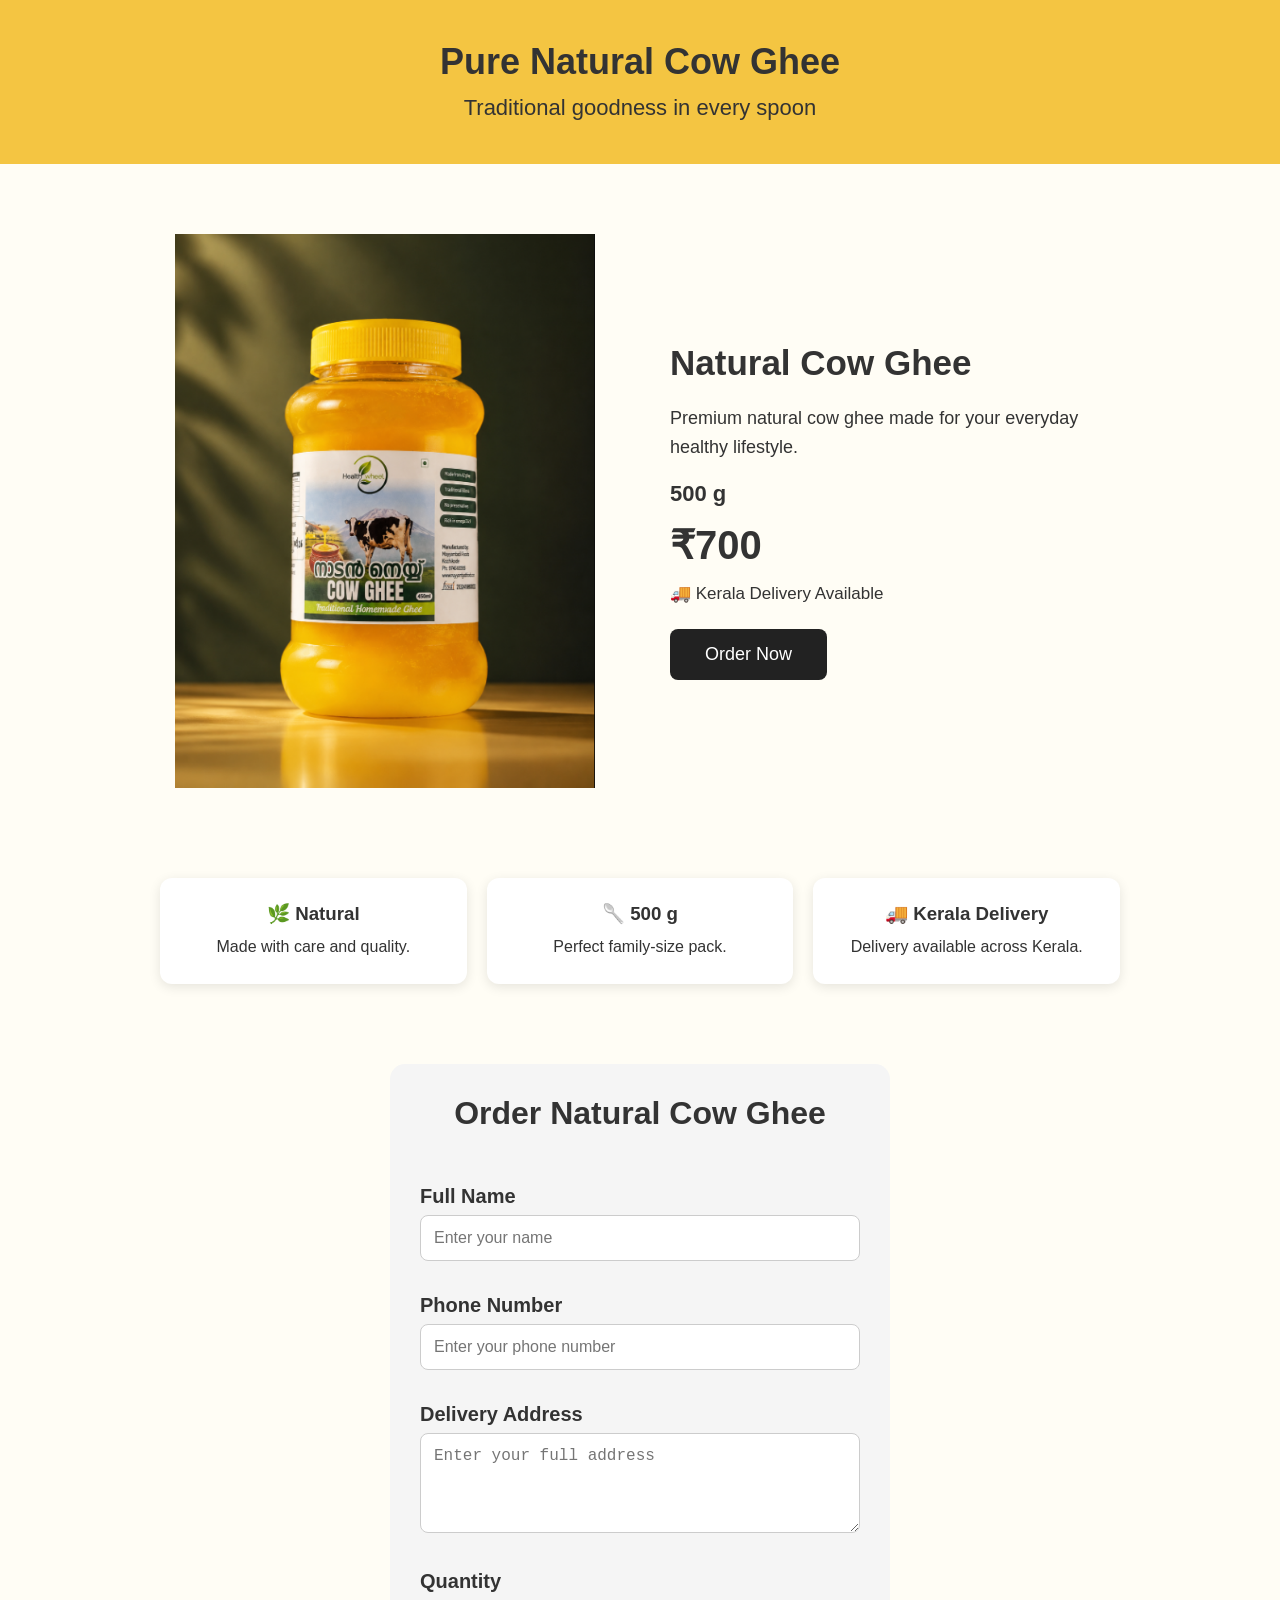
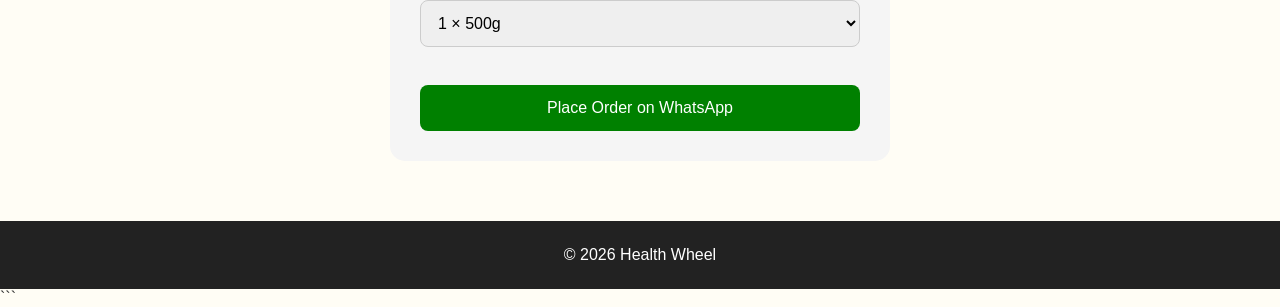
<file: index.html>
<!DOCTYPE html>
<html lang="en">
<head>
    <meta charset="UTF-8">
    <meta name="viewport" content="width=device-width, initial-scale=1.0">

    <title>Natural Cow Ghee | 500g</title>

    <link rel="stylesheet" href="style.css">
</head>

<body>

<section>

    <header>
        <h1>Pure Natural Cow Ghee</h1>
        <p>Traditional goodness in every spoon</p>
    </header>

    <main class="product">

        <div class="product-image">
            <div class="ghee-placeholder">
                <img class="ghee-image"
                     src="ghee.png"
                     alt="Health Wheel Cow Ghee">
            </div>
        </div>

        <div class="product-info">

            <h2>Natural Cow Ghee</h2>

            <p class="description">
                Premium natural cow ghee made for your everyday healthy lifestyle.
            </p>

            <h3>500 g</h3>

            <div class="price">
                ₹700
            </div>

            <p class="delivery">
                🚚 Kerala Delivery Available
            </p>

            <!-- This button scrolls to the order form -->
            <button onclick="goToOrder()">
                Order Now
            </button>

        </div>

    </main>


    <section class="features">

        <div>
            <h3>🌿 Natural</h3>
            <p>Made with care and quality.</p>
        </div>

        <div>
            <h3>🥄 500 g</h3>
            <p>Perfect family-size pack.</p>
        </div>

        <div>
            <h3>🚚 Kerala Delivery</h3>
            <p>Delivery available across Kerala.</p>
        </div>

    </section>


    <!-- ORDER FORM -->

    <section class="order-section" id="order">

        <h2>Order Natural Cow Ghee</h2>

        <form id="orderForm"><br>
        <div>
            <label for="name"style="font-weight:bold;font-size:20px;">Full Name</label>

            <input
                type="text"
                id="name"
                placeholder="Enter your name"
                required
            >
        </div><br>
<div>
            <label for="phone"style="font-weight: bold;font-size: 20px">Phone Number</label>

            <input
                type="tel"
                id="phone"
                placeholder="Enter your phone number"
                required
            >
</div><br>
<div>
            <label for="address"style="font-weight: bold;font-size: 20px">Delivery Address</label>

            <textarea
                id="address"
                placeholder="Enter your full address"
                required
            ></textarea>
</div><br>
<div>
            <label for="quantity"style="font-weight: bold;font-size: 20px">Quantity</label>

            <select id="quantity">

                <option value="1">1 × 500g</option>
                <option value="2">2 × 500g</option>
                <option value="3">3 × 500g</option>
                <option value="4">4 × 500g</option>

            </select>

</div><br>
            <button type="submit">
                Place Order on WhatsApp
            </button>

        </form>

    </section>


    <footer>
        <p>© 2026 Health Wheel</p>
    </footer>


</section>


<script>

    // Product "Order Now" button
    function goToOrder() {

        document.getElementById("order").scrollIntoView({
            behavior: "smooth"
        });

    }


    // Order form
    document.getElementById("orderForm").addEventListener("submit", function(e) {

        e.preventDefault();


        const name = document.getElementById("name").value;

        const phone = document.getElementById("phone").value;

        const address = document.getElementById("address").value;

        const quantity = document.getElementById("quantity").value;


        const price = 700;

        const total = quantity * price;


        const message =
            "Hello Health Wheel" +

            "I want to place an order." +

            "Product: Natural Cow Ghee" +

            "Size: 500g" +

            "Quantity: " + quantity + "" +

            "Total: ₹" + total + "" +

            "Customer Name: " + name + "" +

            "Phone: " + phone + "" +

            "Delivery Address: " + address;


        // Health Wheel WhatsApp number
        const whatsappNumber = "9744480644";


        const whatsappURL =
            "https://wa.me/" +
            whatsappNumber +
            "?text=" +
            encodeURIComponent(message);


        window.open(whatsappURL, "_blank");

    });

</script>

</body>
</html>
```
</file>
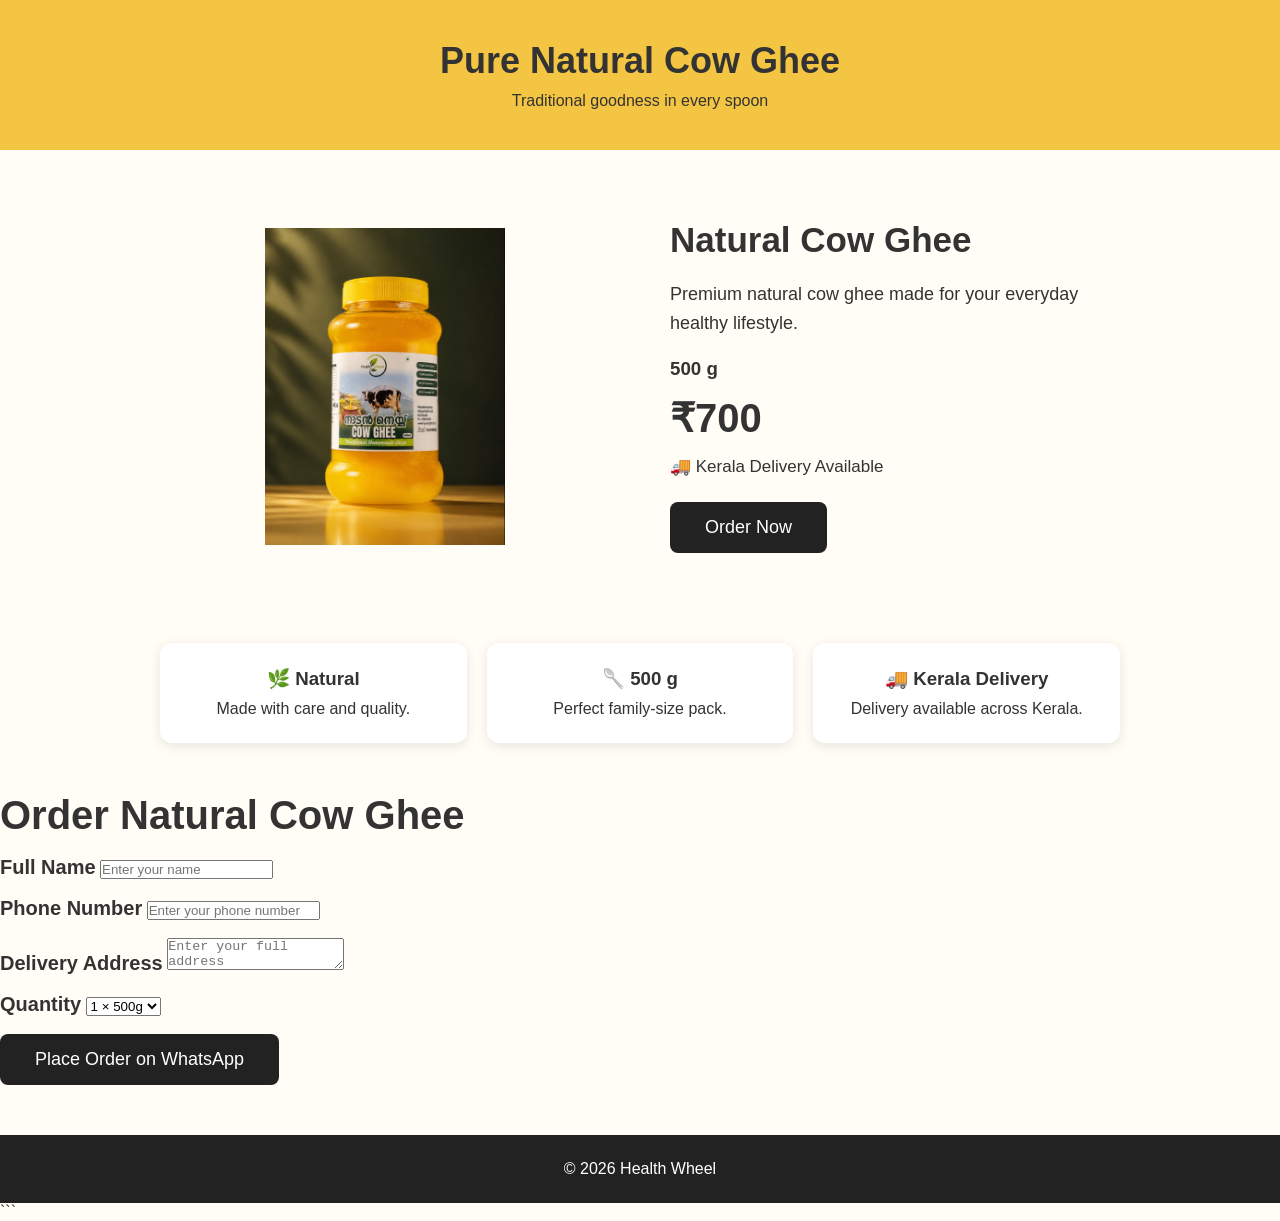
<file: ghee store/index.html>
<!DOCTYPE html>
<html lang="en">
<head>
    <meta charset="UTF-8">
    <meta name="viewport" content="width=device-width, initial-scale=1.0">

    <title>Natural Cow Ghee | 500g</title>

    <link rel="stylesheet" href="style.css">
</head>

<body>

<section>

    <header>
        <h1>Pure Natural Cow Ghee</h1>
        <p>Traditional goodness in every spoon</p>
    </header>

    <main class="product">

        <div class="product-image">
            <div class="ghee-placeholder">
                <img class="ghee-image"
                     src="ghee.png"
                     alt="Health Wheel Cow Ghee">
            </div>
        </div>

        <div class="product-info">

            <h2>Natural Cow Ghee</h2>

            <p class="description">
                Premium natural cow ghee made for your everyday healthy lifestyle.
            </p>

            <h3>500 g</h3>

            <div class="price">
                ₹700
            </div>

            <p class="delivery">
                🚚 Kerala Delivery Available
            </p>

            <!-- This button scrolls to the order form -->
            <button onclick="goToOrder()">
                Order Now
            </button>

        </div>

    </main>


    <section class="features">

        <div>
            <h3>🌿 Natural</h3>
            <p>Made with care and quality.</p>
        </div>

        <div>
            <h3>🥄 500 g</h3>
            <p>Perfect family-size pack.</p>
        </div>

        <div>
            <h3>🚚 Kerala Delivery</h3>
            <p>Delivery available across Kerala.</p>
        </div>

    </section>


    <!-- ORDER FORM -->

    <section class="order-section" id="order">

        <h2 style="font-size: 40px;">Order Natural Cow Ghee</h2>

        <form id="orderForm"><br>
        <div>
            <label for="name"style="font-weight: bold;font-size: 20px;">Full Name</label>

            <input
                type="text"
                id="name"
                placeholder="Enter your name"
                required
            >
        </div><br>
<div>
            <label for="phone"style="font-weight: bold;font-size: 20px">Phone Number</label>

            <input
                type="tel"
                id="phone"
                placeholder="Enter your phone number"
                required
            >
</div><br>
<div>
            <label for="address"style="font-weight: bold;font-size: 20px">Delivery Address</label>

            <textarea
                id="address"
                placeholder="Enter your full address"
                required
            ></textarea>
</div><br>
<div>
            <label for="quantity"style="font-weight: bold;font-size: 20px">Quantity</label>

            <select id="quantity">

                <option value="1">1 × 500g</option>
                <option value="2">2 × 500g</option>
                <option value="3">3 × 500g</option>
                <option value="4">4 × 500g</option>

            </select>

</div><br>
            <button type="submit">
                Place Order on WhatsApp
            </button>

        </form>

    </section>


    <footer>
        <p>© 2026 Health Wheel</p>
    </footer>


</section>


<script>

    // Product "Order Now" button
    function goToOrder() {

        document.getElementById("order").scrollIntoView({
            behavior: "smooth"
        });

    }


    // Order form
    document.getElementById("orderForm").addEventListener("submit", function(e) {

        e.preventDefault();


        const name = document.getElementById("name").value;

        const phone = document.getElementById("phone").value;

        const address = document.getElementById("address").value;

        const quantity = document.getElementById("quantity").value;


        const price = 700;

        const total = quantity * price;


        const message =
            "Hello Health Wheel" +

            "I want to place an order." +

            "Product: Natural Cow Ghee" +

            "Size: 500g" +

            "Quantity: " + quantity + "" +

            "Total: ₹" + total + "" +

            "Customer Name: " + name + "" +

            "Phone: " + phone + "" +

            "Delivery Address: " + address;


        // Health Wheel WhatsApp number
        const whatsappNumber = "9744480644";


        const whatsappURL =
            "https://wa.me/" +
            whatsappNumber +
            "?text=" +
            encodeURIComponent(message);


        window.open(whatsappURL, "_blank");

    });

</script>

</body>
</html>
```
</file>
<file: style.css>
* {
    box-sizing: border-box;
    margin: 0;
    padding: 0;
}

html {
    scroll-behavior: smooth;
}

body {
    font-family: Arial, sans-serif;
    background: #fffdf5;
    color: #333;
}

/* =========================
   HEADER
========================= */

header {
    text-align: center;
    padding: 40px 20px;
    background: #f4c542;
}

header h1 {
    font-size: 36px;
    line-height: 1.2;
    margin-bottom: 10px;
}

header p {
    font-size: 22px;
    line-height: 1.4;
}


/* =========================
   PRODUCT
========================= */

.product {
    max-width: 1000px;
    margin: 50px auto;
    padding: 20px;

    display: flex;
    gap: 60px;
    align-items: center;
}

.product-image {
    flex: 1;
    text-align: center;
}

.ghee-placeholder {
    width: 100%;
    max-width: 450px;
    height: auto;

    margin: 0 auto;

    display: flex;
    justify-content: center;
    align-items: center;
}

.ghee-image {
    display: block;
    width: 100%;
    max-width: 420px;
    height: auto;

    object-fit: contain;
}


/* =========================
   PRODUCT INFORMATION
========================= */

.product-info {
    flex: 1;
    text-align: left;
}

.product-info h2 {
    font-size: 35px;
    line-height: 1.2;
    margin-bottom: 20px;
}

.description {
    font-size: 18px;
    line-height: 1.6;
    margin-bottom: 20px;
}

.product-info h3 {
    font-size: 22px;
    margin: 10px 0;
}

.price {
    font-size: 40px;
    font-weight: bold;
    margin: 15px 0;
}

.delivery {
    margin-bottom: 25px;
    font-size: 17px;
}


/* =========================
   BUTTON
========================= */

button {
    background: #222;
    color: white;
    border: none;

    padding: 15px 35px;

    font-size: 18px;
    border-radius: 8px;

    cursor: pointer;
}

button:hover {
    background: #444;
}


/* =========================
   FEATURES
========================= */

.features {
    max-width: 1000px;
    margin: 30px auto;

    display: flex;
    gap: 20px;

    padding: 20px;
}

.features div {
    flex: 1;

    background: white;
    padding: 25px;

    text-align: center;

    border-radius: 12px;

    box-shadow: 0 3px 12px rgba(0,0,0,0.1);
}

.features h3 {
    margin-bottom: 10px;
}

.features p {
    line-height: 1.5;
}


/* =========================
   ORDER SECTION
========================= */

.order-section {
    max-width: 500px;
    margin: 60px auto;
    padding: 30px;

    background: #f5f5f5;
    border-radius: 15px;
}

.order-section h2 {
    text-align: center;
    font-size: 32px;
    line-height: 1.2;
    margin-bottom: 20px;
}

.order-section label {
    display: block;
    margin-top: 15px;

    font-weight: bold;
    font-size: 18px;
}

.order-section input,
.order-section textarea,
.order-section select {
    width: 100%;

    padding: 13px;
    margin-top: 7px;

    border: 1px solid #ccc;
    border-radius: 8px;

    font-size: 16px;
}

.order-section textarea {
    height: 100px;
    resize: vertical;
}

.order-section button {
    width: 100%;

    padding: 14px;
    margin-top: 20px;

    background: green;
    color: white;

    border: none;
    border-radius: 8px;

    font-size: 16px;
}

.order-section button:hover {
    background: #087a08;
}


/* =========================
   FOOTER
========================= */

footer {
    margin-top: 50px;
    padding: 25px;

    text-align: center;

    background: #222;
    color: white;
}


/* =====================================================
   MOBILE VIEW
===================================================== */

@media (max-width: 700px) {

    /* HEADER */

    header {
        padding: 35px 15px 30px;
    }

    header h1 {
        font-size: 30px;
        line-height: 1.2;
        margin-bottom: 12px;
    }

    header p {
        font-size: 18px;
        line-height: 1.4;
    }


    /* PRODUCT - VERTICAL */

    .product {
        width: 100%;
        margin: 0 auto;

        padding: 30px 20px 45px;

        display: flex;
        flex-direction: column;

        gap: 0;

        text-align: center;
    }


    /* PRODUCT IMAGE */

    .product-image {
        width: 100%;
        flex: none;

        margin-bottom: 35px;
    }

    .ghee-placeholder {
        width: 100%;
        max-width: 340px;

        height: auto;

        margin: 0 auto;
    }

    .ghee-image {
        display: block;

        width: 100%;
        max-width: 340px;

        height: auto;

        margin: 0 auto;
    }


    /* PRODUCT TEXT */

    .product-info {
        width: 100%;
        flex: none;

        text-align: center;
    }


    /* THIS CREATES THE SPACE
       BETWEEN IMAGE AND TITLE */

    .product-info h2 {
        font-size: 32px;

        line-height: 1.2;

        margin-top: 0;
        margin-bottom: 20px;
    }


    .description {
        font-size: 17px;

        line-height: 1.55;

        max-width: 360px;

        margin: 0 auto 25px;
    }


    .product-info h3 {
        font-size: 22px;

        margin: 10px 0 15px;
    }


    .price {
        font-size: 42px;

        line-height: 1;

        margin: 15px 0 25px;
    }


    .delivery {
        font-size: 17px;

        margin-bottom: 30px;
    }


    /* ORDER NOW */

    .product-info button {
        display: block;

        width: 100%;
        max-width: 300px;

        margin: 0 auto;

        padding: 16px 20px;

        font-size: 18px;
    }


    /* =========================
       FEATURES
    ========================= */

    .features {
        width: calc(100% - 30px);

        margin: 10px auto 40px;

        padding: 20px;

        display: flex;
        flex-direction: column;

        gap: 15px;
    }

    .features div {
        width: 100%;

        padding: 22px 15px;
    }


    /* =========================
       ORDER FORM
    ========================= */

    .order-section {
        width: calc(100% - 30px);

        margin: 40px auto;

        padding: 25px 20px;

        border-radius: 15px;
    }

    .order-section h2 {
        font-size: 28px;

        line-height: 1.2;

        margin-bottom: 20px;
    }

    .order-section label {
        font-size: 17px;
    }

    .order-section input,
    .order-section textarea,
    .order-section select {
        width: 100%;

        font-size: 16px;

        padding: 13px;
    }

    .order-section button {
        width: 100%;

        padding: 15px;

        font-size: 16px;
    }


    /* FOOTER */

    footer {
        margin-top: 40px;

        padding: 22px 15px;
    }
}


/* =====================================================
   SMALL PHONES
===================================================== */

@media (max-width: 380px) {

    header h1 {
        font-size: 27px;
    }

    header p {
        font-size: 17px;
    }

    .product {
        padding-left: 15px;
        padding-right: 15px;
    }

    .product-image {
        margin-bottom: 32px;
    }

    .ghee-placeholder,
    .ghee-image {
        max-width: 300px;
    }

    .product-info h2 {
        font-size: 28px;
    }

    .description {
        font-size: 16px;
    }

    .price {
        font-size: 38px;
    }

    .features {
        width: calc(100% - 20px);
        padding: 15px;
    }

    .order-section {
        width: calc(100% - 20px);
        padding: 20px 15px;
    }
}
</file>
<file: ghee store/style.css>
* {
    box-sizing: border-box;
    margin: 0;
    padding: 0;
}

body {
    font-family: Arial, sans-serif;
    background: #fffdf5;
    color: #333;
}

header {
    text-align: center;
    padding: 40px 20px;
    background: #f4c542;
}

header h1 {
    font-size: 36px;
    margin-bottom: 10px;
}

.product {
    max-width: 1000px;
    margin: 50px auto;
    padding: 20px;

    display: flex;
    gap: 60px;
    align-items: center;
}

.product-image {
    flex: 1;
    text-align: center;
}

.ghee-placeholder {
    width: 3ch;
    height: 5cm;

    margin: auto;

    display: flex;
    justify-content: center;
    align-items: center;

}
    .ghee-image {
        max-width: 900%;
        height: auto;
        object-fit: contain;
}
    
.product-info {
    flex: 1;
}

.product-info h2 {
    font-size: 35px;
    margin-bottom: 20px;
}

.description {
    font-size: 18px;
    line-height: 1.6;
    margin-bottom: 20px;
}

.price {
    font-size: 40px;
    font-weight: bold;
    margin: 15px 0;
}

.delivery {
    margin-bottom: 25px;
    font-size: 17px;
}

button {
    background: #222;
    color: white;

    border: none;
    padding: 15px 35px;

    font-size: 18px;
    border-radius: 8px;

    cursor: pointer;
}

button:hover {
    background: #444;
}

.features {
    max-width: 1000px;
    margin: 30px auto;

    display: flex;
    gap: 20px;

    padding: 20px;
}

.features div {
    flex: 1;

    background: white;
    padding: 25px;

    text-align: center;

    border-radius: 12px;

    box-shadow: 0 3px 12px rgba(0,0,0,0.1);
}

.features h3 {
    margin-bottom: 10px;
}

footer {
    margin-top: 50px;
    padding: 25px;

    text-align: center;

    background: #222;
    color: white;
}

@media (max-width: 700px) {

    .product {
        flex-direction: column;
        text-align: center;
    }

    .features {
        flex-direction: column;
    }

    header h1 {
        font-size: 28px;
    }

    .order-section {
    max-width: 500px;
    margin: 40px auto;
    padding: 25px;
    background: #f5f5f5;
    border-radius: 15px;
}

.order-section h2 {
    text-align: center;
}

.order-section label {
    display: block;
    margin-top: 15px;
    font-weight: bold;
}

.order-section input,
.order-section textarea,
.order-section select {
    width: 100%;
    padding: 12px;
    margin-top: 5px;
    border: 1px solid #ccc;
    border-radius: 8px;
    box-sizing: border-box;
}

.order-section textarea {
    height: 100px;
}

.order-section button {
    width: 100%;
    padding: 14px;
    margin-top: 20px;
    background: green;
    color: white;
    border: none;
    border-radius: 8px;
    font-size: 16px;
    cursor: pointer;
}
}
</file>
